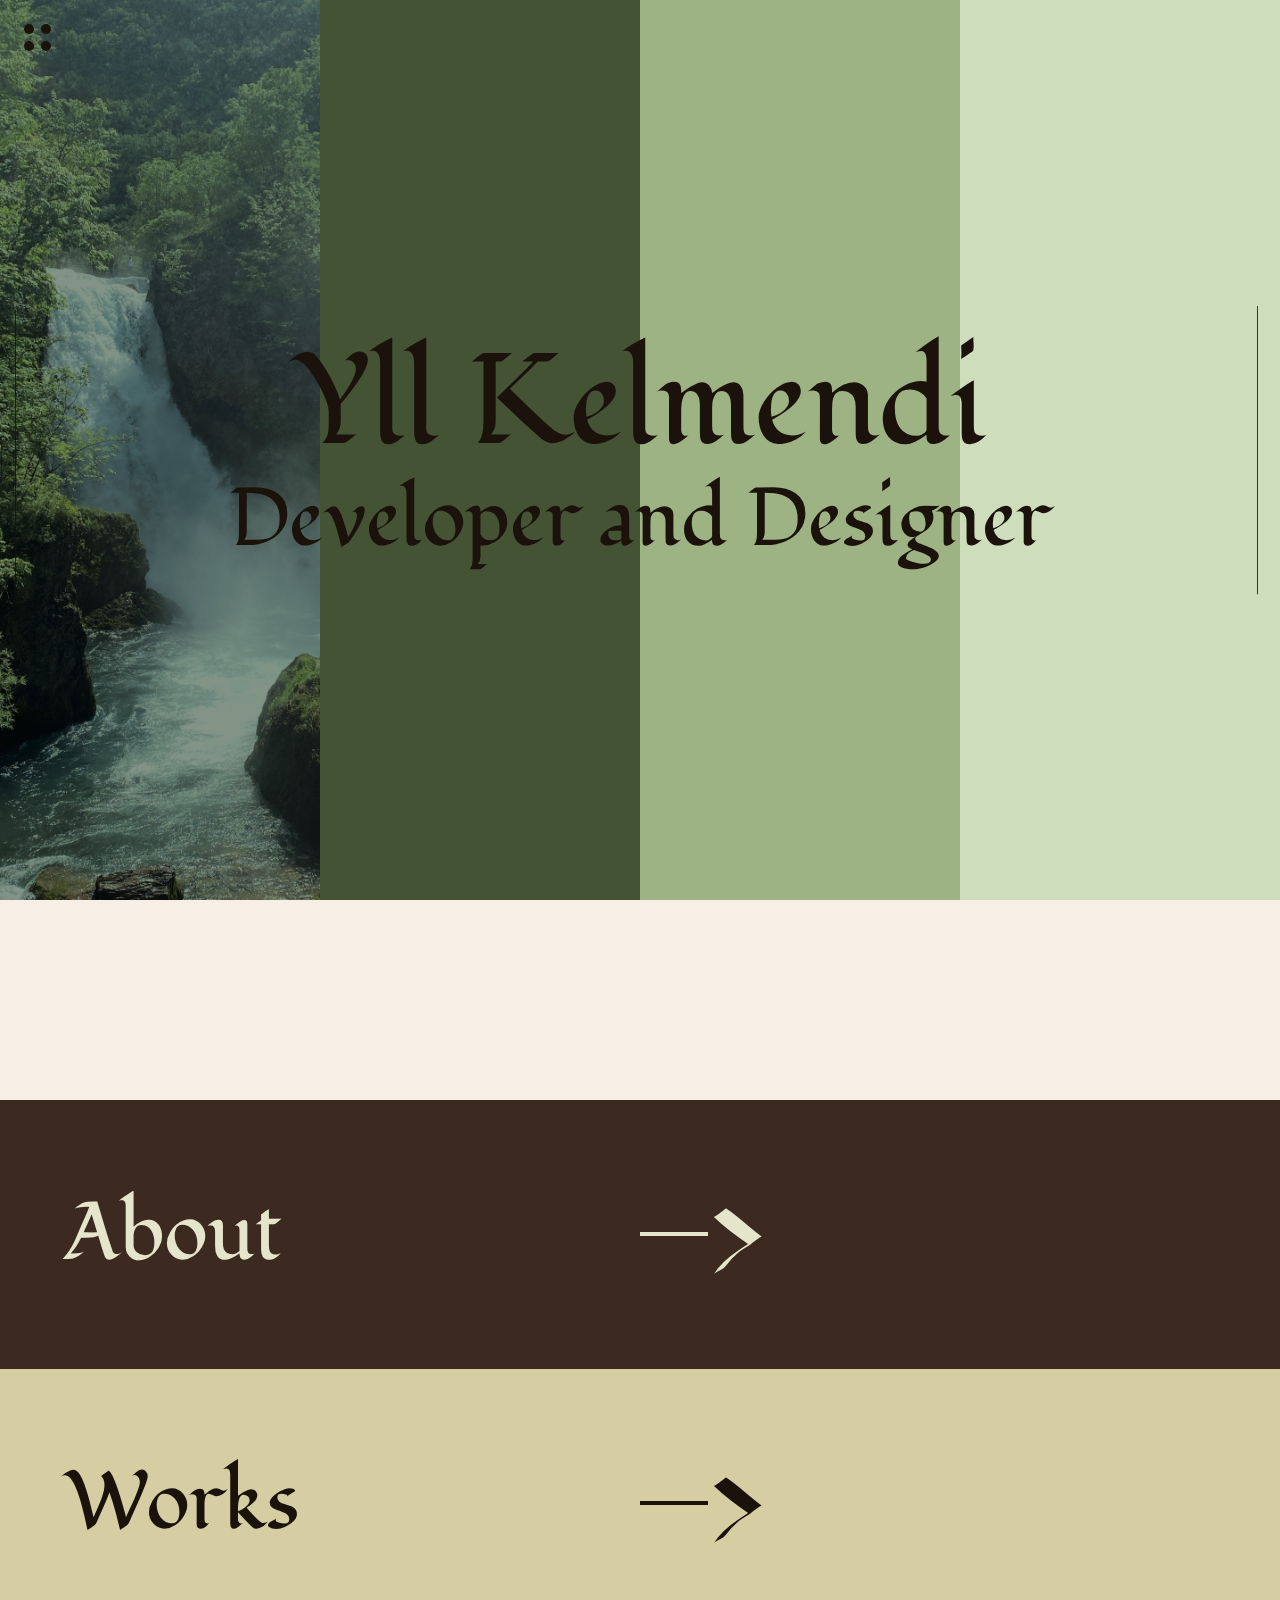
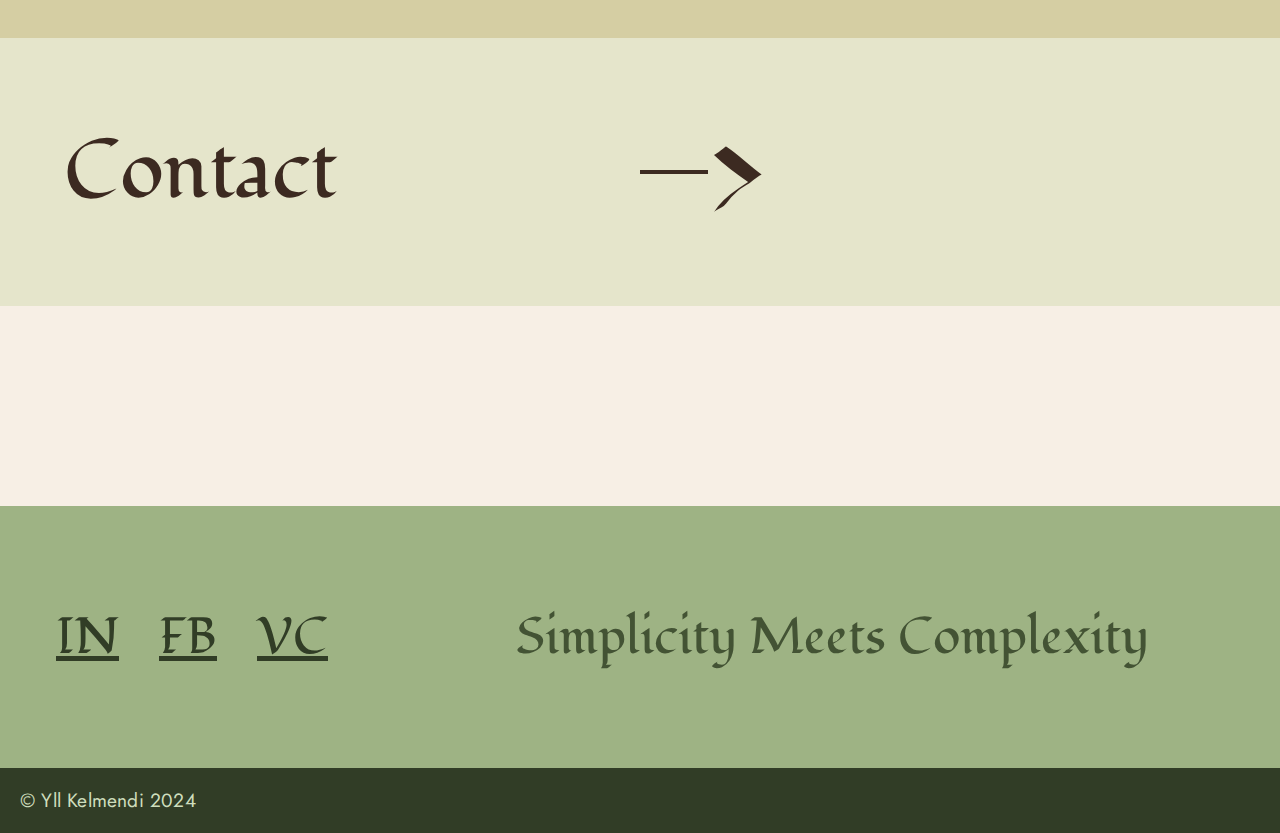
<file: index.html>
<!DOCTYPE html>
<html lang="en">
    <head>
        <meta charset="UTF-8" />
        <meta name="viewport" content="width=device-width, initial-scale=1.0" />
        <title>Yll Kelmendi</title>
        <link
            rel="icon"
            type="image/x-icon"
            href="assets/design/myLogoSmall.png"
        />

        <!-- CSS -->
        <link rel="stylesheet" href="assets/CSS/index.css" />
    </head>
    <body>
        <!-- Cursor Follower -->
        <div id="cursor"></div>
        <!-- Cursor Follower End -->

        <header>
            <!-- Vertical Lines -->

            <div class="verticalLine">___________________________________</div>
            <div class="verticalLine vlR">
                ____________________________________
            </div>

            <!-- Vertical Lines End -->

            <!-- Navbar -->
            <div class="navBackground">
                <div class="navCard">
                    <div class="navSection" onclick="location.href = '#top'">
                        <div class="navCardCircle"></div>
                        <p>Home</p>
                    </div>
                    <div class="navSection" onclick="location.href = 'about.html'">
                        <div class="navCardCircle"></div>
                        <p>About</p>
                    </div>
                    <div class="navSection">
                        <div class="navCardCircle"></div>
                        <p>Works</p>
                    </div>
                    <div class="navSection">
                        <div class="navCardCircle"></div>
                        <p>Contact</p>
                    </div>
                </div>
            </div>

            <div class="navButton">
                <div><div class="navPoint"></div></div>
                <div><div class="navPoint"></div></div>
                <div><div class="navPoint"></div></div>
                <div><div class="navPoint"></div></div>
            </div>

            <!-- Navbar End -->

            <!-- Hero -->
            <section id="hero">
                <div class="heroBackgroundBackground">
                    <div class="child"><div></div></div>
                    <div class="child"><div></div></div>
                    <div class="child"><div></div></div>
                    <div class="child"><div></div></div>
                </div>

                <div class="heroBackground">
                    <div class="child"><div class="child1"></div></div>
                    <div class="child"><div class="child2"></div></div>
                    <div class="child"><div class="child3"></div></div>
                    <div class="child"><div class="child4"></div></div>
                </div>

                <div class="heroText">
                    <h1>Yll Kelmendi</h1>
                    <h4>Developer and Designer</h4>
                </div>
            </section>

            <!-- Hero End -->
        </header>

        <section id="sections">
            <!-- Section Grow -->
            <div id="sectionGrow"></div>
            <!-- Section Grow End -->

            <!-- About -->
            <section id="about" style="margin-top: 200px">
                <div class="ParentTitle">
                    <div class="ChildTitle">
                        <h4 style="color: var(--quantertary-contrast-color)">
                            About
                        </h4>
                    </div>
                    <div class="ChildTitle">
                        <div class="sectionButton">
                            <div
                                style="
                                    border-color: var(
                                        --quantertary-contrast-color
                                    );
                                "
                            ></div>
                            <h1
                                style="color: var(--quantertary-contrast-color)"
                            >
                                >
                            </h1>
                        </div>
                    </div>
                </div>
            </section>
            <!-- About End -->

            <!-- Works -->
            <section id="works">
                <div class="ParentTitle">
                    <div class="ChildTitle">
                        <h4 style="color: var(--primary-contrast-color)">
                            Works
                        </h4>
                    </div>
                    <div class="ChildTitle">
                        <div class="sectionButton">
                            <div
                                style="
                                    border-color: var(--primary-contrast-color);
                                "
                            ></div>
                            <h1 style="color: var(--primary-contrast-color)">
                                >
                            </h1>
                        </div>
                    </div>
                </div>
            </section>
            <!-- Works End -->

            <!-- Contact -->
            <section id="contact">
                <div class="ParentTitle">
                    <div class="ChildTitle">
                        <h4 style="color: var(--secondary-contrast-color)">
                            Contact
                        </h4>
                    </div>
                    <div class="ChildTitle">
                        <div class="sectionButton">
                            <div
                                style="
                                    border-color: var(
                                        --secondary-contrast-color
                                    );
                                "
                            ></div>
                            <h1 style="color: var(--secondary-contrast-color)">
                                >
                            </h1>
                        </div>
                    </div>
                </div>
            </section>
            <!-- Contact End -->
        </section>

        <!-- Footer -->
        <div class="footerParent">
            <div class="footerChild">
                <a href="" class="footerSM"><h6>IN</h6></a>
                <a href="" class="footerSM"><h6>FB</h6></a>
                <a href="" class="footerSM"><h6>VC</h6></a>
            </div>
            <div class="footerChild" style="flex-direction: column">
                <h6>Simplicity Meets Complexity</h6>
            </div>
        </div>
        <small class="footerCopy">&copy Yll Kelmendi 2024</small>
        <!-- Footer End -->

        <!-- JS -->
        <script src="assets/JS/script.js"></script>
    </body>
</html>
</file>
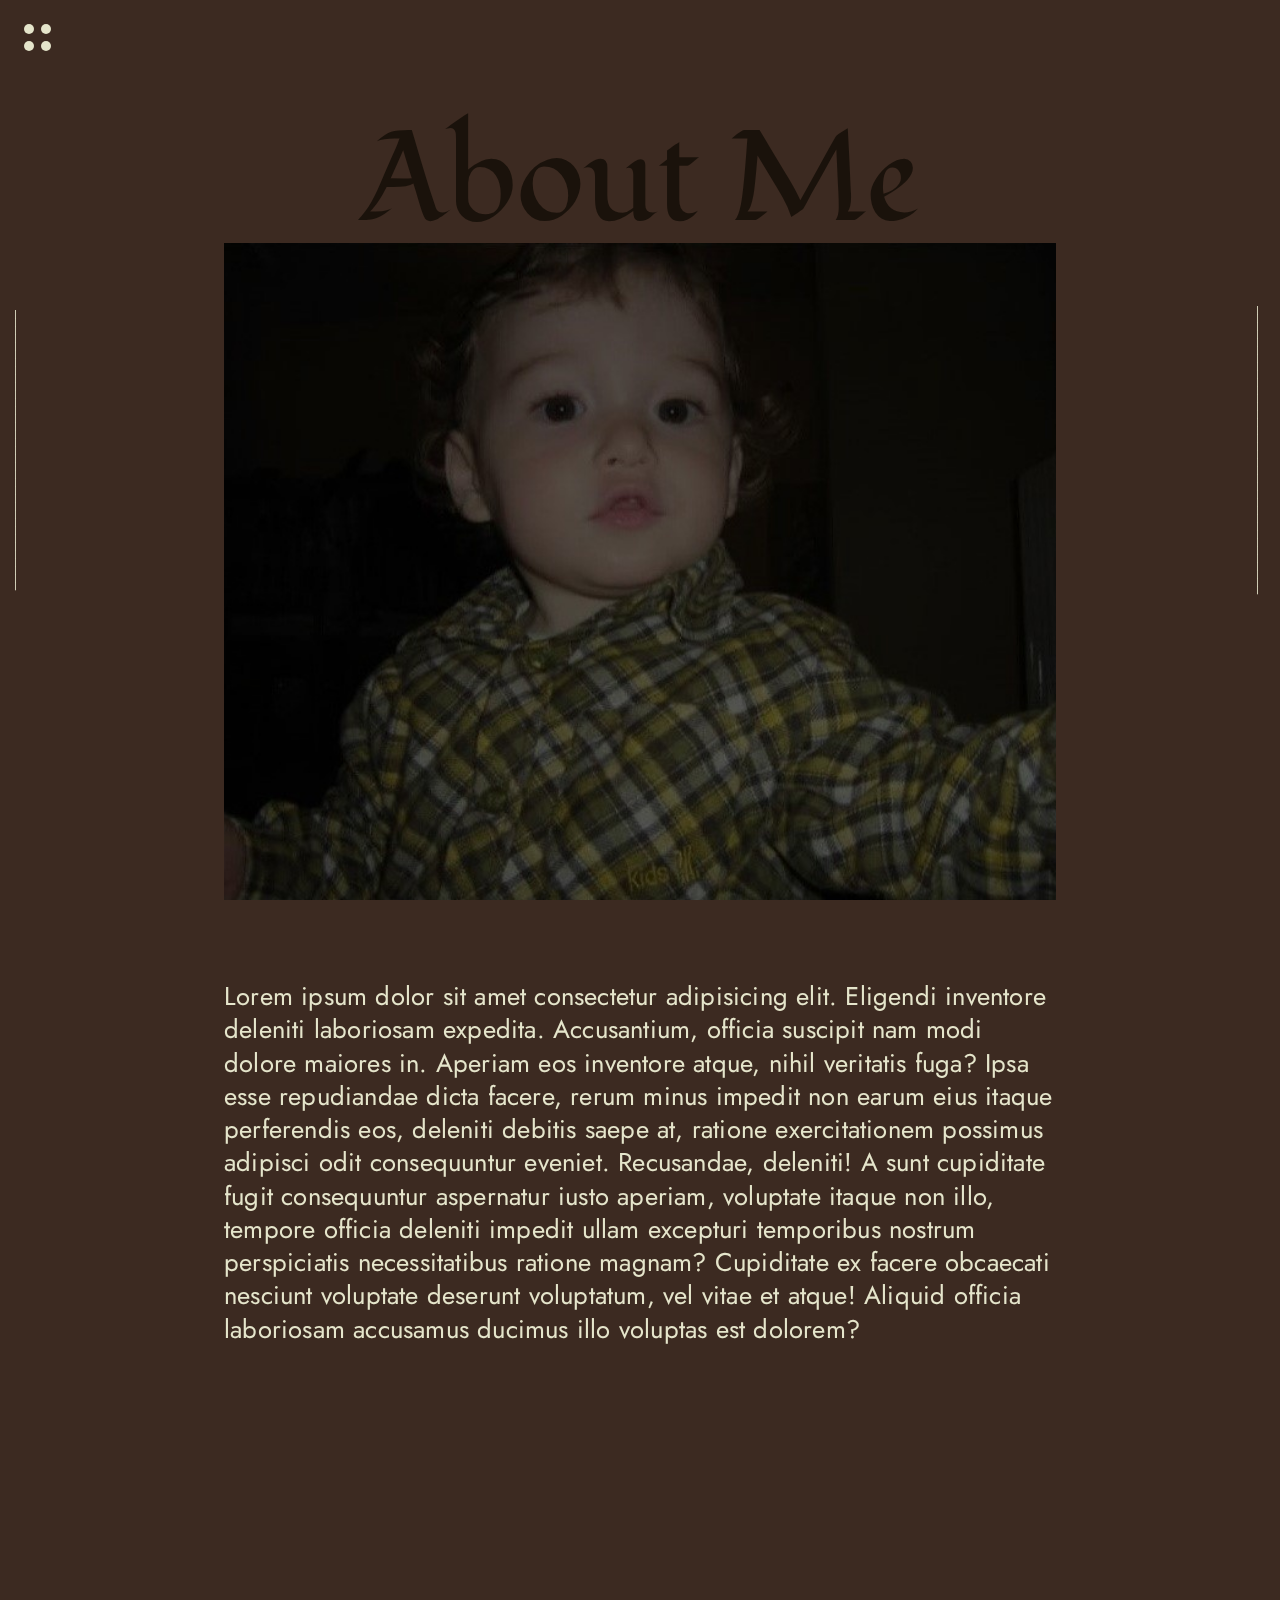
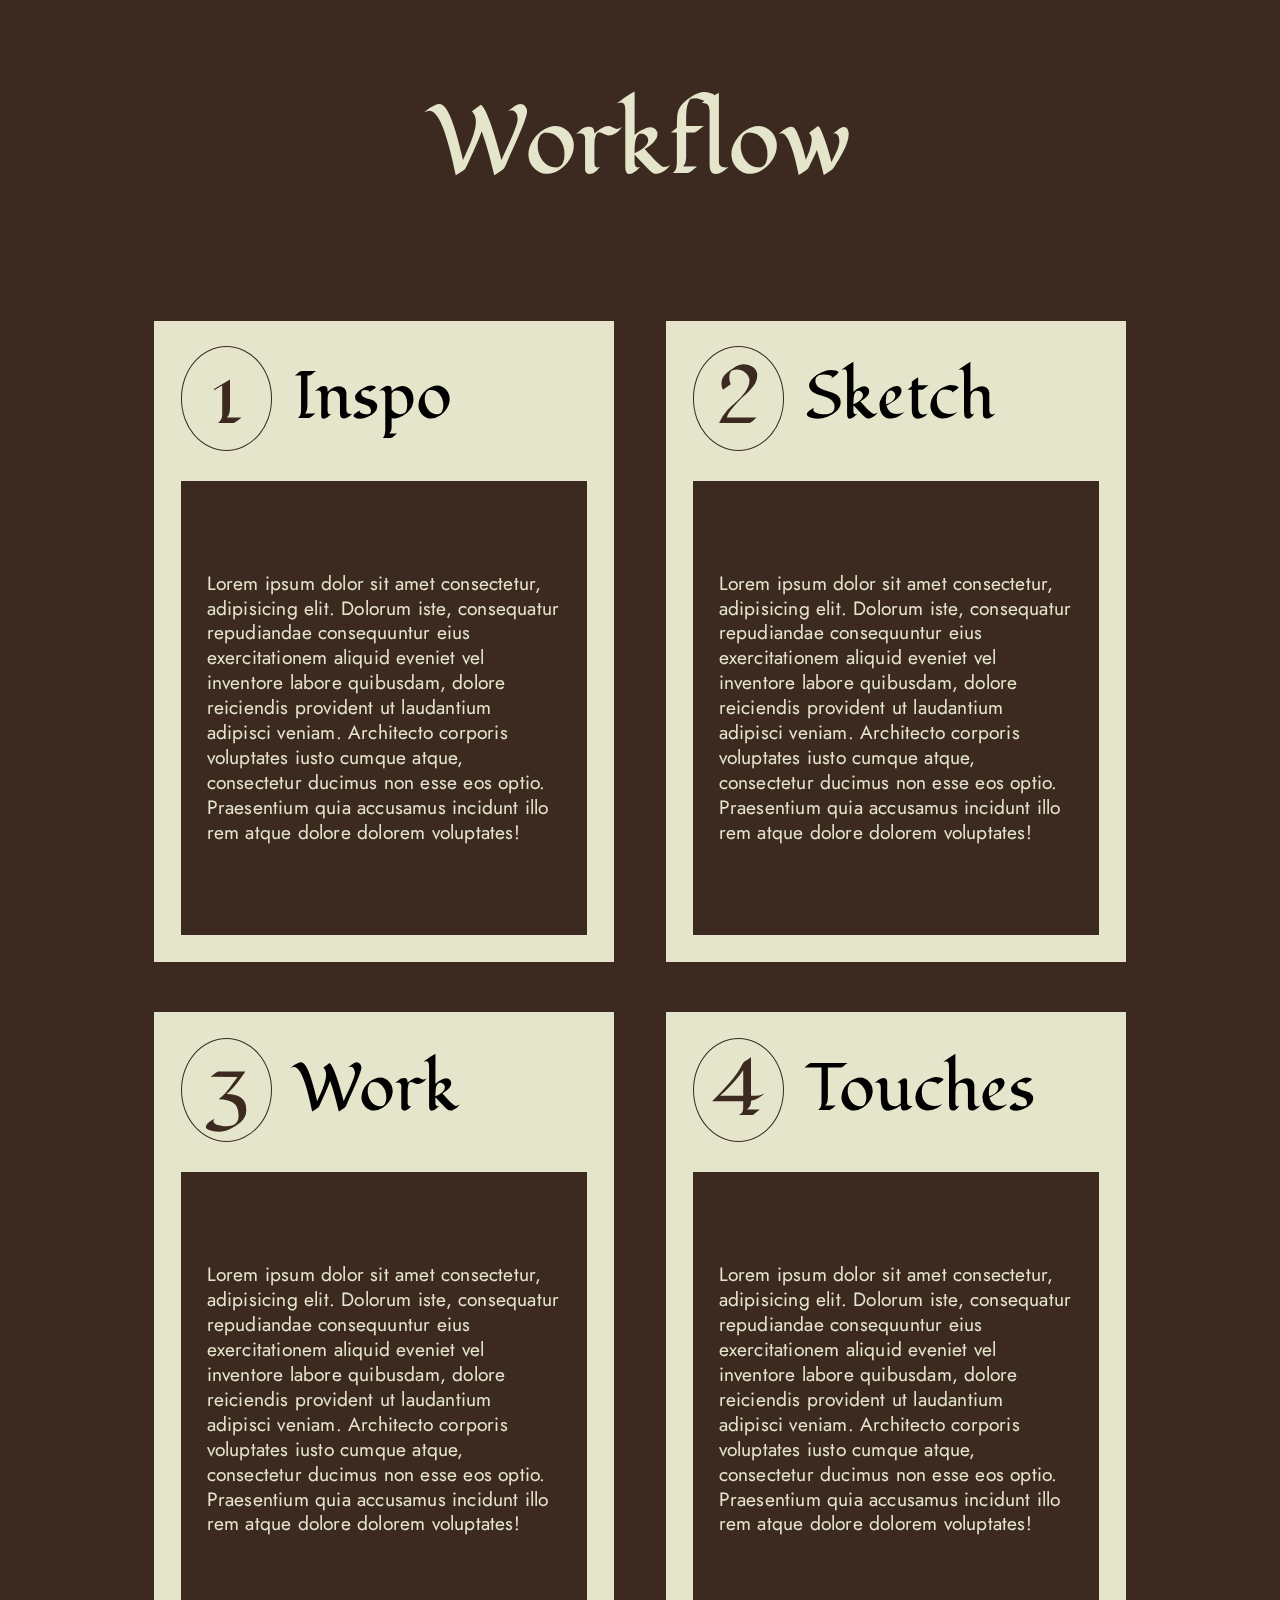
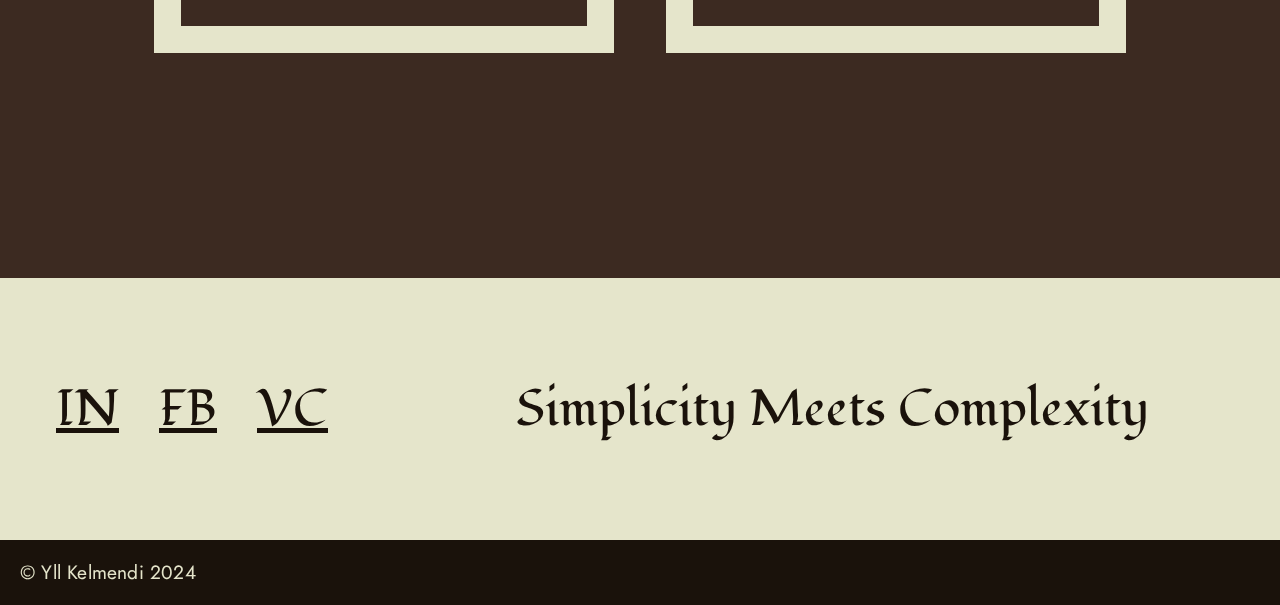
<file: about.html>
<!DOCTYPE html>
<html lang="en">
    <head>
        <meta charset="UTF-8" />
        <meta name="viewport" content="width=device-width, initial-scale=1.0" />
        <title>Yll Kelmendi</title>
        <link
            rel="icon"
            type="image/x-icon"
            href="assets/design/myLogoSmall.png"
        />

        <!-- CSS -->
        <link rel="stylesheet" href="assets/CSS/about.css" />
    </head>
    <body>
        <!-- Cursor Follower -->
        <div id="cursor"></div>
        <!-- Cursor Follower End -->

        <header>
            <!-- Vertical Lines -->

            <div class="verticalLine">___________________________________</div>
            <div class="verticalLine vlR">
                ____________________________________
            </div>

            <!-- Vertical Lines End -->

            <!-- Navbar -->
            <div class="navBackground">
                <div class="navCard">
                    <div
                        class="navSection"
                        onmouseup="location.href = 'index.html'"
                    >
                        <div class="navCardCircle"></div>
                        <p>Home</p>
                    </div>
                    <div class="navSection" onmouseup="location.href = '#top'">
                        <div class="navCardCircle"></div>
                        <p>About</p>
                    </div>
                    <div class="navSection">
                        <div class="navCardCircle"></div>
                        <p>Works</p>
                    </div>
                    <div class="navSection">
                        <div class="navCardCircle"></div>
                        <p>Contact</p>
                    </div>
                </div>
            </div>

            <div class="navButton">
                <div><div class="navPoint"></div></div>
                <div><div class="navPoint"></div></div>
                <div><div class="navPoint"></div></div>
                <div><div class="navPoint"></div></div>
            </div>

            <!-- Navbar End -->

            <!-- Hero -->
            <section id="hero">
                <h1>About Me</h1>

                <div id="inverter"></div>
                <img
                    src="assets/images/bebe.jpg"
                    alt="HeroPic"
                    id="heroImage"
                />
            </section>
            <!-- Hero End -->
        </header>

        <!-- About Me -->
        <div class="aboutMeText changesBackground" id="aboutText">
            <p>
                Lorem ipsum dolor sit amet consectetur adipisicing elit.
                Eligendi inventore deleniti laboriosam expedita. Accusantium,
                officia suscipit nam modi dolore maiores in. Aperiam eos
                inventore atque, nihil veritatis fuga? Ipsa esse repudiandae
                dicta facere, rerum minus impedit non earum eius itaque
                perferendis eos, deleniti debitis saepe at, ratione
                exercitationem possimus adipisci odit consequuntur eveniet.
                Recusandae, deleniti! A sunt cupiditate fugit consequuntur
                aspernatur iusto aperiam, voluptate itaque non illo, tempore
                officia deleniti impedit ullam excepturi temporibus nostrum
                perspiciatis necessitatibus ratione magnam? Cupiditate ex facere
                obcaecati nesciunt voluptate deserunt voluptatum, vel vitae et
                atque! Aliquid officia laboriosam accusamus ducimus illo
                voluptas est dolorem?
            </p>
        </div>
        <!-- About Me End -->

        <!-- Workflow -->
        <section id="workflow">
            <h3>Workflow</h3>
            <div class="parent">
                <div class="child">
                    <div class="cardTop">
                        <div class="cardNumber">
                            <h4>1</h4>
                        </div>
                        <h5>Inspo</h5>
                    </div>

                    <div class="cardBody">
                        <small>
                            Lorem ipsum dolor sit amet consectetur, adipisicing
                            elit. Dolorum iste, consequatur repudiandae
                            consequuntur eius exercitationem aliquid eveniet vel
                            inventore labore quibusdam, dolore reiciendis
                            provident ut laudantium adipisci veniam. Architecto
                            corporis voluptates iusto cumque atque, consectetur
                            ducimus non esse eos optio. Praesentium quia
                            accusamus incidunt illo rem atque dolore dolorem
                            voluptates!
                        </small>
                    </div>
                </div>
                <div class="child">
                    <div class="cardTop">
                        <div class="cardNumber">
                            <h4>2</h4>
                        </div>
                        <h5>Sketch</h5>
                    </div>

                    <div class="cardBody">
                        <small>
                            Lorem ipsum dolor sit amet consectetur, adipisicing
                            elit. Dolorum iste, consequatur repudiandae
                            consequuntur eius exercitationem aliquid eveniet vel
                            inventore labore quibusdam, dolore reiciendis
                            provident ut laudantium adipisci veniam. Architecto
                            corporis voluptates iusto cumque atque, consectetur
                            ducimus non esse eos optio. Praesentium quia
                            accusamus incidunt illo rem atque dolore dolorem
                            voluptates!
                        </small>
                    </div>
                </div>
                <div class="child">
                    <div class="cardTop">
                        <div class="cardNumber">
                            <h4>3</h4>
                        </div>
                        <h5>Work</h5>
                    </div>

                    <div class="cardBody">
                        <small>
                            Lorem ipsum dolor sit amet consectetur, adipisicing
                            elit. Dolorum iste, consequatur repudiandae
                            consequuntur eius exercitationem aliquid eveniet vel
                            inventore labore quibusdam, dolore reiciendis
                            provident ut laudantium adipisci veniam. Architecto
                            corporis voluptates iusto cumque atque, consectetur
                            ducimus non esse eos optio. Praesentium quia
                            accusamus incidunt illo rem atque dolore dolorem
                            voluptates!
                        </small>
                    </div>
                </div>
                <div class="child">
                    <div class="cardTop">
                        <div class="cardNumber">
                            <h4>4</h4>
                        </div>
                        <h5>Touches</h5>
                    </div>

                    <div class="cardBody">
                        <small>
                            Lorem ipsum dolor sit amet consectetur, adipisicing
                            elit. Dolorum iste, consequatur repudiandae
                            consequuntur eius exercitationem aliquid eveniet vel
                            inventore labore quibusdam, dolore reiciendis
                            provident ut laudantium adipisci veniam. Architecto
                            corporis voluptates iusto cumque atque, consectetur
                            ducimus non esse eos optio. Praesentium quia
                            accusamus incidunt illo rem atque dolore dolorem
                            voluptates!
                        </small>
                    </div>
                </div>
            </div>
        </section>
        <!-- Workflow End -->

        <!-- Footer -->
        <div class="footerParent">
            <div class="footerChild">
                <a href="" class="footerSM"><h6>IN</h6></a>
                <a href="" class="footerSM"><h6>FB</h6></a>
                <a href="" class="footerSM"><h6>VC</h6></a>
            </div>
            <div class="footerChild" style="flex-direction: column">
                <h6>Simplicity Meets Complexity</h6>
            </div>
        </div>
        <small class="footerCopy">&copy Yll Kelmendi 2024</small>
        <!-- Footer End -->

        <!-- JS -->
        <script src="assets/JS/about.js"></script>
    </body>
</html>
</file>
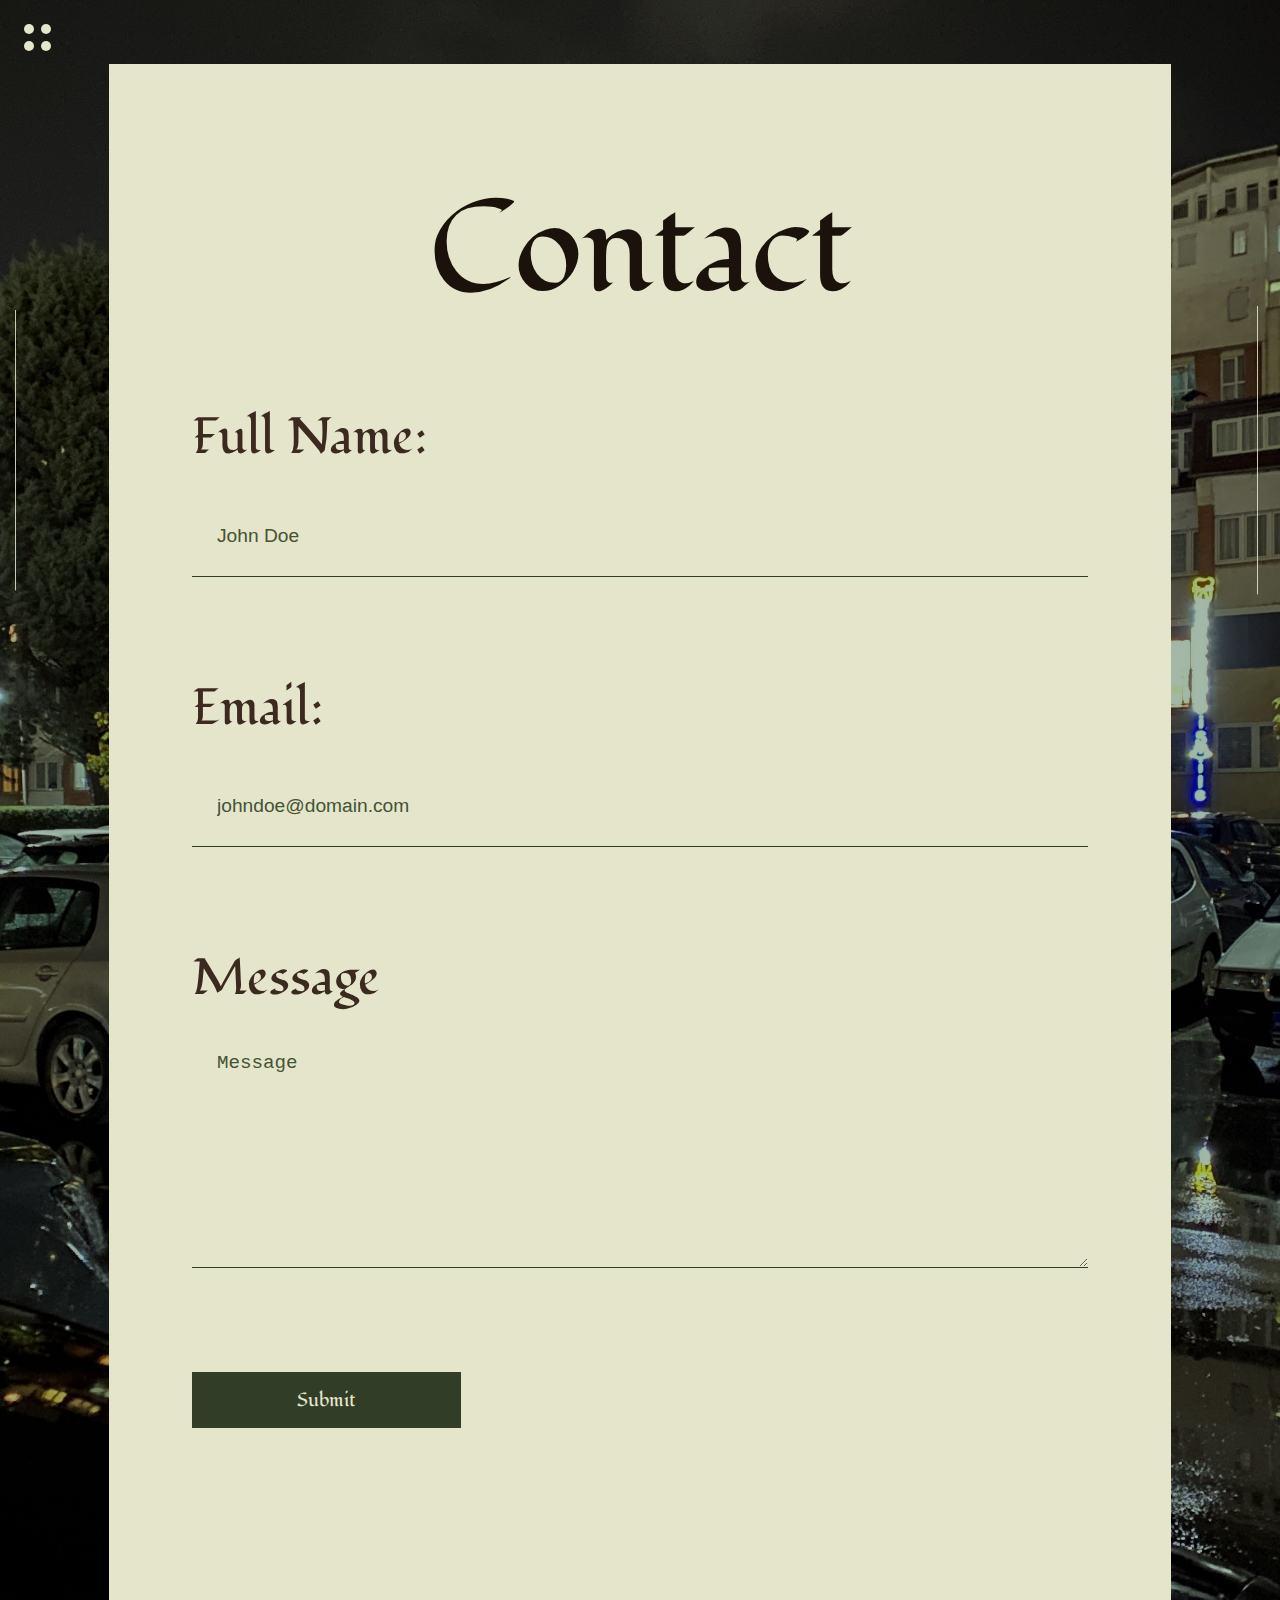
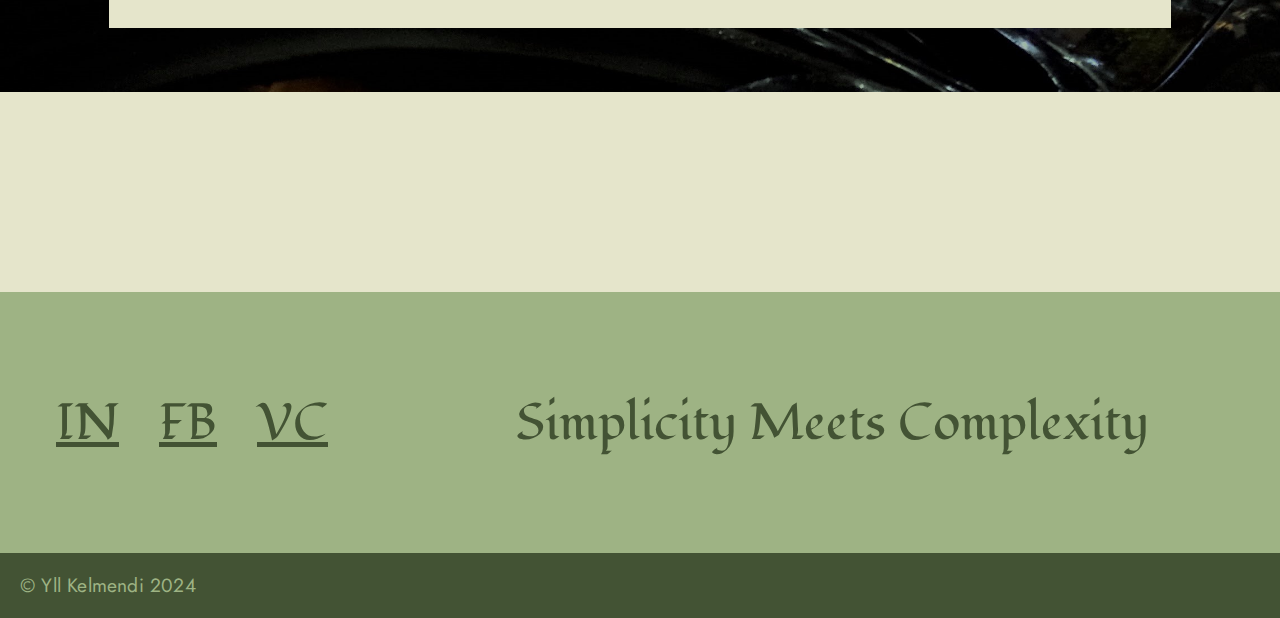
<file: contact.html>
<!DOCTYPE html>
<html lang="en">
    <head>
        <meta charset="UTF-8" />
        <meta name="viewport" content="width=device-width, initial-scale=1.0" />
        <title>Yll Kelmendi</title>
        <link
            rel="icon"
            type="image/x-icon"
            href="assets/design/myLogoSmall.png"
        />

        <!-- CSS -->
        <link rel="stylesheet" href="assets/CSS/contact.css" />
    </head>
    <body>
        <!-- Cursor Follower -->
        <div id="cursor"></div>
        <!-- Cursor Follower End -->

        <header>
            <!-- Vertical Lines -->

            <div class="verticalLine">___________________________________</div>
            <div class="verticalLine vlR">
                ____________________________________
            </div>

            <!-- Vertical Lines End -->

            <!-- Navbar -->
            <div class="navBackground">
                <div class="navCard">
                    <div
                        class="navSection"
                        onclick="location.href = 'index.html'"
                    >
                        <div class="navCardCircle"></div>
                        <p>Home</p>
                    </div>
                    <div
                        class="navSection"
                        onclick="location.href = 'about.html'"
                    >
                        <div class="navCardCircle"></div>
                        <p>About</p>
                    </div>
                    <div class="navSection">
                        <div class="navCardCircle"></div>
                        <p>Works</p>
                    </div>
                    <div class="navSection" onclick="location.href = '#top'">
                        <div class="navCardCircle"></div>
                        <p>Contact</p>
                    </div>
                </div>
            </div>

            <div class="navButton">
                <div><div class="navPoint"></div></div>
                <div><div class="navPoint"></div></div>
                <div><div class="navPoint"></div></div>
                <div><div class="navPoint"></div></div>
            </div>

            <!-- Navbar End -->
        </header>

        <article>
            <section id="contactForm">
                <div class="form">
                    <h1>Contact</h1>
                    <form action="" method="">
                        <label for="fullname"><h6>Full Name:</h6></label> <br />
                        <input
                            type="text"
                            maxlength="50"
                            name="fullname"
                            placeholder="John Doe"
                            required
                        />
                        <br />

                        <label for="email"><h6>Email:</h6></label> <br />
                        <input
                            type="email"
                            maxlength="80"
                            name="email"
                            placeholder="johndoe@domain.com"
                            required
                        />
                        <br />
                        <label for="message"><h6>Message</h6></label><br />
                        <textarea
                            name="message"
                            cols="30"
                            rows="10"
                            maxlength="500"
                            placeholder="Message"
                            required
                        ></textarea>
                        <input type="submit" title="Submit" />
                    </form>
                </div>
            </section>
        </article>

        <!-- Footer -->
        <div class="footerParent">
            <div class="footerChild">
                <a href="" class="footerSM"><h6>IN</h6></a>
                <a href="" class="footerSM"><h6>FB</h6></a>
                <a href="" class="footerSM"><h6>VC</h6></a>
            </div>
            <div class="footerChild" style="flex-direction: column">
                <h6>Simplicity Meets Complexity</h6>
            </div>
        </div>
        <small class="footerCopy">&copy Yll Kelmendi 2024</small>
        <!-- Footer End -->

        <!-- JS -->
        <script src="assets/JS/contact.js"></script>
    </body>
</html>
</file>
<file: assets/CSS/index.css>
/* Base info */

@import url('https://fonts.googleapis.com/css2?family=Jost:ital,wght@0,100..900;1,100..900&display=swap');
@import url('https://fonts.googleapis.com/css2?family=Charm:wght@400;700&family=Fondamento:ital@0;1&display=swap');

:root{
  --primary-color:rgb(97, 130, 100);
  --secondary-color:rgb(121, 172, 120);
  --tertiary-color:rgb(176, 217, 177);
  --quantertary-color:rgb(208, 231, 210);

  --primary-contrast-color:rgb(26, 18, 11);
  --secondary-contrast-color:rgb(60, 42, 33);
  --tertiary-contrast-color:rgb(213, 206, 163);
  --quantertary-contrast-color:rgb(229, 229, 203);

  --color-other-0:rgb(49, 61, 38);
  --color-other-1:rgb(67, 83, 52);
  --color-other-2:rgb(158, 179, 132);
  --color-other-3:rgb(206, 222, 189);
  --color-other-4:rgb(247, 239, 229);
}

h1{
  font-family:'Fondamento', serif;
  font-size: clamp(4.5rem, 10vw, 11rem);
  line-height: 1.1;
  letter-spacing: -1px;
  font-weight: 200;
}
h2{
  font-family:'Fondamento', serif;
  font-size: clamp(4.1rem, 8.8vw, 9.8rem);
  line-height: 1.1;
  letter-spacing: -0.8px;
  font-weight: 200;
}
h3{
  font-family:'Fondamento', serif;
  font-size: clamp(3.7rem, 7.6vw, 8.6rem);
  line-height: 1.15;
  letter-spacing: -0.6px;
  font-weight: 200;
}
h4{
  font-family:'Fondamento', serif;
  font-size: clamp(3.3rem, 6.4vw, 7.4rem);
  line-height: 1.15;
  letter-spacing: -0.4px;
  font-weight: 200;
}
h5{
  font-family:'Fondamento', serif;
  font-size: clamp(2.9rem, 5.2vw, 6.2rem);
  line-height: 1.2;
  letter-spacing: -0.2px;
  font-weight: 200;
}
h6{
  font-family:'Fondamento', serif;
  font-size: clamp(2.5rem, 4vw, 4rem);
  line-height: 1.2;
  letter-spacing: 0px;
  font-weight: 200;
}
p{
  font-family:'Jost', sans-serif;
  font-size: clamp(1.5rem, 2vw, 2.5rem);
  line-height: 1.3;
  letter-spacing: 0.2px;
  font-weight: 400;
}
small{
  font-family:'Jost', sans-serif;
  font-size: clamp(0.9rem, 1.5vw, 1.9rem);
  line-height: 1.3;
  letter-spacing: 0.2px;
  font-weight: 400;
}
em{
  font-family:'Jost', sans-serif;
  font-style: normal;
  letter-spacing: 0.5px;
  font-weight: 400;
  color: var(--primary-color);
}

body, html{
  background-color: var(--color-other-4);
  user-select: none;
  scroll-behavior: smooth;

  margin: 0px;
  padding: 0px;
}




/* Base info End */







/* Page Components */
.ParentTitle{
  height: fit-content;
  padding: clamp(40px,5vw,100px);

  background-color: var(--quantertary-contrast-color);

  display: flex;
  justify-content: center;
  align-items: center;

  h4{
    margin: 0px;
    color: var(--primary-contrast-color);
    transition: letter-spacing 0.2s;
  }

  .ChildTitle{
    width: 50%;
    height: fit-content;
  }

  .sectionButton{
    width: 100%;
    height: 100%;
    display: flex;
    justify-content: left;
    align-items: center;

    h1{
      margin: 0px;
    }

    div{
      width: 5cqw;
      height: 0px;
      border: 2px solid var(--primary-contrast-color);

      transition: width 0.2s;
    }
  }

}

.ParentTitle:hover{
  cursor: pointer;
}
.ParentTitle:hover h4{
  letter-spacing: 6px;
}
.ParentTitle:hover .sectionButton div{
  width: 20cqw;
}


#cursor{
  position: absolute;
  width: 50px;
  aspect-ratio: 1;

  z-index: 20;

  background-position: center;
  background-size: contain;
  background-repeat: no-repeat;
  background-image: none;
  display: none;


  transition: background-image 0.2s;
}
/* Page Components End*/










/* Vertical Lines */

.verticalLine{
  writing-mode:vertical-lr;
  position: fixed;
  top: 50%;
  transform: translateY(-50%);
  margin-left: 1vw;

  color: var(--primary-contrast-color);

  z-index: 5;
}

.vlR{
  right: -6px;
  margin-right: 1vw;
}

/* Vertical Lines End*/









/* Navbar */

.navButton{
  width: 35px;
  aspect-ratio: 1;

  position: fixed;
  z-index: 10;

  top: 20px;
  left: 20px;

  display: flex;
  justify-content: center;
  align-items: center;
  flex-wrap: wrap;

  div{
    width: 50%;

    display: flex;
    justify-content: center;
    align-items:center;

    .navPoint{
      background-color: var(--primary-contrast-color);
      width: 10px;
      aspect-ratio: 1;
      border-radius: 100000px;
    }
  }

  transition: transform 0.2s linear, left 0.2s;
}
.navButton:hover{
  transform: rotate(45deg);
  cursor: pointer;
}

.navBackground{
    z-index: 10;

    width: 0%;
    height: 0vh;

    position: fixed;

    background-color: rgb(200, 174, 125, 0.1);

  .navCard{
    width: 0px;
    aspect-ratio:1;
    position: fixed;
    background-color: var(--color-other-0);
    top: 0px;
    left: 0px;

    z-index: 10;

    border-bottom-right-radius: 100px;


    display: flex;
    justify-content: center;
    align-items: center;
    flex-wrap: wrap;
    flex-direction: row;

    overflow: hidden;

    transition: width 0.2s, height 0.2s;


    .navSection{
      width: 50%;
      height: 50%;

      display: flex;
      justify-content: center;
      align-items: center;
    }
    .navSection:hover{
      cursor: pointer;
    }

    .navSection:nth-child(1){
      background-color: var(--color-other-0);
    }
    .navSection:nth-child(2){
      background-color: var(--color-other-1);
    }
    .navSection:nth-child(3){
       background-color: var(--color-other-2);
    }
    .navSection:nth-child(4){
      border-radius: inherit;
       background-color: var(--color-other-3);
    }

    p{
      z-index: 5;
      font-family: "Fondamento";
      font-size: clamp(20px,2cqw, 4rem);
      color: var(--primary-contrast-color);
    }

    .navCardCircle{
      position: absolute;
      width: 0px;
      aspect-ratio: 1;
      border-radius: 50%;
      z-index: 0;

      transition: width 0.2s;
    }
    .navSection:nth-child(1) .navCardCircle{
      background-color: var(--color-other-3);
    }
    .navSection:nth-child(2) .navCardCircle{
      background-color: var(--color-other-2);
    }
    .navSection:nth-child(3) .navCardCircle{
      background-color: var(--color-other-1);
    }
    .navSection:nth-child(4) .navCardCircle{
      background-color: var(--color-other-0);
    }
    .navSection:hover .navCardCircle{
      width: 9cqw;
    }
}
}



/* Navbar End */












/* Hero */
#hero{
  width: 100%;
  height: 100vh;
  margin: 0px;
  padding: 0px;

  display: flex;
  align-items: center;
  justify-content: center;
  flex-wrap: nowrap;

  .heroText{
    display: flex;
    flex-direction: column;
    align-items: center;
    flex-wrap: nowrap;

    color: var(--primary-contrast-color);
    transition: color 0.2s;

    z-index: 5;

      h1,h4{
      margin: 0px;
      text-align: center;
    }
  }

  .heroBackground{
    width: 100%;
    height: 100%;

    position: absolute;

    display: flex;
    justify-content: space-between;
    align-items: center;
    flex-direction: row;
    flex-wrap: nowrap;

    background: transparent;


    .child{
      width: 25%;
      height: 100%;

      background-position: center;
      background-repeat: no-repeat;
      background-size: cover;

      transition: width 0.1s ease-out;

      div{
        width: 100%;
        height: 100%;
      }
    }
    
    .child:nth-child(1){
      background-image: url(/assets/images/img_2.JPG);

      div{
        background-color: var(--color-other-0);
        transition: background-color 0.2s;
      }
      div:hover{
        background-color: transparent;
      }
    }

    .child:nth-child(2){
      background-image: url(/assets/images/img_1.JPG);

      div{
        background-color: var(--color-other-1);
        transition: background-color 0.2s;
      }
      div:hover{
        background-color: transparent;
      }
    }

    .child:nth-child(3){
      background-image: url(/assets/images/img_4.JPG);

      div{
        background-color: var(--color-other-2);
        transition: background-color 0.2s;
      }
      div:hover{
        background-color: transparent;
      }
    }

    .child:nth-child(4){
      background-image: url(/assets/images/img_3.JPG);

      div{
        background-color: var(--color-other-3);
        transition: background-color 0.2s;
      }
      div:hover{
        background-color: transparent;
      }
    }

  }

  .heroBackgroundBackground{
    width: 100%;
    height: 100%;
  
    position: absolute;
  
    display: flex;
    justify-content: space-around;
    align-items: center;
    flex-direction: row;
    flex-wrap: nowrap;
  
  
    .child{
      width: 25%;
      height: 100%;
  
      transition: width 0.1s ease-out;
  
      div{
        width: 100%;
        height: 100%;
      }
    }
    
    .child:nth-child(1){
      background-color: var(--color-other-0);
    }
    .child:nth-child(2){
      background-color: var(--color-other-1);
    }
    .child:nth-child(3){
      background-color: var(--color-other-2);
    }
    .child:nth-child(4){
      background-color: var(--color-other-3);
    }
  }
  
}
/* Hero End */















/* About */
  #about{
    .ParentTitle{
      background-color: var(--secondary-contrast-color);
    }
  }
/* About End */

/* Works */
#works{
  .ParentTitle{
    background-color: var(--tertiary-contrast-color);
  }
}
/* Works End */

/* Contact */
#contact{
  .ParentTitle{
    background-color: var(--quantertary-contrast-color);
  }
}
/* Contact End */

#sectionGrow{
  position: fixed;
  top: 50%;
  transform: translateY(-50%);
  width: 100%;
  height: 0px;

  transition: height 0.4s;
}








/* Footer */
.footerParent{
  width: 100%;
  height: fit-content;

  display: flex;
  justify-content: center;
  align-items: center;

  background-color: var(--color-other-2);

  margin-top: 200px;

  padding: 100px 0px;

  .footerChild:first-child{
    width: 30%;
    
    height: fit-content;

    display: flex;
    justify-content: center;
    align-items: center;

    a{
      color: var(--color-other-0);
    }

    h6{
      color: var(--color-other-0);
      margin: 0px 20px;

      transition: letter-spacing 0.2s;
    }
    h6:hover{
      letter-spacing: 5px;
    }
  }
    .footerChild:last-child{
      width: 70%;

      height: fit-content;

      h6{
        margin: 0px;
        text-align: center;

        color: var(--color-other-1);
      }

    }
  }

  .footerCopy{
    position: relative;
    padding: 20px;
    background-color: var(--color-other-0);
    color: var(--color-other-3);
    display: block;
  }
/* Footer End */
</file>
<file: assets/CSS/about.css>
/* Base info */

@import url('https://fonts.googleapis.com/css2?family=Jost:ital,wght@0,100..900;1,100..900&display=swap');
@import url('https://fonts.googleapis.com/css2?family=Charm:wght@400;700&family=Fondamento:ital@0;1&display=swap');

:root{
  --primary-color:rgb(97, 130, 100);
  --secondary-color:rgb(121, 172, 120);
  --tertiary-color:rgb(176, 217, 177);
  --quantertary-color:rgb(208, 231, 210);

  --primary-contrast-color:rgb(26, 18, 11);
  --secondary-contrast-color:rgb(60, 42, 33);
  --tertiary-contrast-color:rgb(213, 206, 163);
  --quantertary-contrast-color:rgb(229, 229, 203);

  --color-other-0:rgb(49, 61, 38);
  --color-other-1:rgb(67, 83, 52);
  --color-other-2:rgb(158, 179, 132);
  --color-other-3:rgb(206, 222, 189);
  --color-other-4:rgb(247, 239, 229);
}

h1{
  font-family:'Fondamento', serif;
  font-size: clamp(4.5rem, 10vw, 11rem);
  line-height: 1.1;
  letter-spacing: -1px;
  font-weight: 200;
}
h2{
  font-family:'Fondamento', serif;
  font-size: clamp(4.1rem, 8.8vw, 9.8rem);
  line-height: 1.1;
  letter-spacing: -0.8px;
  font-weight: 200;
}
h3{
  font-family:'Fondamento', serif;
  font-size: clamp(3.7rem, 7.6vw, 8.6rem);
  line-height: 1.15;
  letter-spacing: -0.6px;
  font-weight: 200;
}
h4{
  font-family:'Fondamento', serif;
  font-size: clamp(3.3rem, 6.4vw, 7.4rem);
  line-height: 1.15;
  letter-spacing: -0.4px;
  font-weight: 200;
}
h5{
  font-family:'Fondamento', serif;
  font-size: clamp(2.9rem, 5.2vw, 6.2rem);
  line-height: 1.2;
  letter-spacing: -0.2px;
  font-weight: 200;
}
h6{
  font-family:'Fondamento', serif;
  font-size: clamp(2.5rem, 4vw, 4rem);
  line-height: 1.2;
  letter-spacing: 0px;
  font-weight: 200;
}
p{
  font-family:'Jost', sans-serif;
  font-size: clamp(1.5rem, 2vw, 2.5rem);
  line-height: 1.3;
  letter-spacing: 0.2px;
  font-weight: 400;
}
small{
  font-family:'Jost', sans-serif;
  font-size: clamp(1rem, 1.5vw, 1.9rem);
  line-height: 1.3;
  letter-spacing: 0.2px;
  font-weight: 400;
}
em{
  font-family:'Jost', sans-serif;
  font-style: normal;
  letter-spacing: 0.5px;
  font-weight: 400;
  color: var(--primary-color);
}

body, html{
  background-color: var(--secondary-contrast-color);
  user-select: none;
  scroll-behavior: smooth;

  margin: 0px;
  padding: 0px;

  transition: background-color 0.4s;
}




/* Base info End */









/* Page Components*/
#cursor{
  position: absolute;
  width: 50px;
  aspect-ratio: 1;

  z-index: 20;

  background-position: center;
  background-size: contain;
  background-repeat: no-repeat;
  background-image: none;
  display: none;


  transition: background-image 0.2s;
}


@keyframes fadeIn {
  from{
    opacity:0;
  } to{
    opacity: 1;
  }
}
/* Page Components End*/










/* Vertical Lines */

.verticalLine{
  writing-mode:vertical-lr;
  position: fixed;
  top: 50%;
  transform: translateY(-50%);
  margin-left: 1vw;

  color: var(--quantertary-contrast-color);

  z-index: 5;

  animation: forwards ease-in fadeIn 0.5s;
}

.vlR{
  right: -6px;
  margin-right: 1vw;
}

/* Vertical Lines End*/









/* Navbar */

.navButton{
  width: 35px;
  aspect-ratio: 1;

  position: fixed;
  z-index: 10;

  top: 20px;
  left: 20px;

  display: flex;
  justify-content: center;
  align-items: center;
  flex-wrap: wrap;

  div{
    width: 50%;

    display: flex;
    justify-content: center;
    align-items:center;

    .navPoint{
      background-color: var(--primary-contrast-color);
      width: 10px;
      aspect-ratio: 1;
      border-radius: 100000px;
    }
  }

  transition: transform 0.2s linear, left 0.2s;
}
.navButton:hover{
  transform: rotate(45deg);
  cursor: pointer;
}

.navBackground{
    z-index: 10;

    width: 0%;
    height: 0vh;

    position: fixed;

    background-color: rgb(200, 174, 125, 0.1);

  .navCard{
    width: 0px;
    aspect-ratio:1;
    position: fixed;
    background-color: var(--color-other-0);
    top: 0px;
    left: 0px;

    z-index: 10;

    border-bottom-right-radius: 100px;


    display: flex;
    justify-content: center;
    align-items: center;
    flex-wrap: wrap;
    flex-direction: row;

    overflow: hidden;

    transition: width 0.2s, height 0.2s;


    .navSection{
      width: 50%;
      height: 50%;

      display: flex;
      justify-content: center;
      align-items: center;
    }
    .navSection:hover{
      cursor: pointer;
    }

    .navSection:nth-child(1){
      background-color: var(--color-other-0);
    }
    .navSection:nth-child(2){
      background-color: var(--color-other-1);
    }
    .navSection:nth-child(3){
       background-color: var(--color-other-2);
    }
    .navSection:nth-child(4){
      border-radius: inherit;
       background-color: var(--color-other-3);
    }

    p{
      z-index: 5;
      font-family: "Fondamento";
      font-size: clamp(20px,2cqw, 4rem);
      color: var(--primary-contrast-color);
    }

    .navCardCircle{
      position: absolute;
      width: 0px;
      aspect-ratio: 1;
      border-radius: 50%;
      z-index: 0;

      transition: width 0.2s;
    }
    .navSection:nth-child(1) .navCardCircle{
      background-color: var(--color-other-3);
    }
    .navSection:nth-child(2) .navCardCircle{
      background-color: var(--color-other-2);
    }
    .navSection:nth-child(3) .navCardCircle{
      background-color: var(--color-other-1);
    }
    .navSection:nth-child(4) .navCardCircle{
      background-color: var(--color-other-0);
    }
    .navSection:hover .navCardCircle{
      width: 9cqw;
    }
}
}



/* Navbar End */












/* Hero */
#hero{
  width: 100%;
  height: 100vh;

  display: flex;
  justify-content: center;

  animation: forwards ease-in fadeIn 0.6s;

  h1{
    color: var(--primary-contrast-color);
    z-index: 1;
    margin-top: 110px;
  }
  #heroImage{
    position: absolute;
    bottom: 0px;
    width: clamp(300px, 65vw, 1500px);
    height: 73vh;
    object-fit: cover;
    object-position: top center;
    filter: invert();
  }
  #inverter{
    position: absolute;
    bottom: 0px;
    width: clamp(300px, 65vw, 1500px);
    height: 73vh;
    background-color: white;
    mix-blend-mode: difference;
    z-index: 1;
  }
}
/* Hero End */









/* About me */
.aboutMeText{
  width: clamp(300px, 65vw, 1500px);

  color: var(--quantertary-contrast-color);

  margin-top: 80px;

  margin-left: 50%;
  transform: translateX(-50%);

  transition: color 0.4s;
}
/* About me end */




/* Workflow */
#workflow{

  display: flex;
  flex-direction: column;
  align-items: center;
  width: 100%;
  height: fit-content;

  h3{
    margin-top: 35vh;
    text-align: center;
    color: var(--quantertary-contrast-color);
  }
  .parent{
    width: clamp(300px, 80vw, 1800px);
    aspect-ratio: 10 / 8;
    display: flex;
    flex-direction: row;
    flex-wrap: wrap;
    justify-content:space-around;
    align-items: center;

    .child{
      width: clamp(300px, calc(50% - 106px), 887px);
      aspect-ratio: 10 / 8;
      background-color: var(--quantertary-contrast-color);
      margin: 25px;

      padding: 27px;

      .cardTop{

        height: fit-content;

        display: flex;
        justify-content: start;
        align-items: center;

        margin: calc(2cqw - 27px) 0px 2cqw 0px;

        .cardNumber{
          width: 20%;
          aspect-ratio: 1;

          padding: 1%;


          border-radius: 50%;
          border: 1px solid var(--secondary-contrast-color); 

            h4{
              margin: 0px;
              padding: 0px;
              color: var(--secondary-contrast-color);

              text-align: center;
            }
          }

          h5{
            margin: 0px;
            margin-left: 5%;
            padding:0px;
            color: vvar(--secondary-contrast-color);
          }
      }
      
      .cardBody{
        width: calc(100% - 4cqw);
        background-color: var(--secondary-contrast-color);
        margin-top: 30px;
        padding: 10cqh 2cqw;
        color: var(--quantertary-contrast-color);
      }
    }
  }
}
/* Workflow End */










/* Footer */
.footerParent{
  width: 100%;
  height: fit-content;

  display: flex;
  justify-content: center;
  align-items: center;

  background-color: var(--quantertary-contrast-color);

  margin-top: 200px;

  padding: 100px 0px;

  .footerChild:first-child{
    width: 30%;
    
    height: fit-content;

    display: flex;
    justify-content: center;
    align-items: center;

    a{
      color: var(--primary-contrast-color);
    }

    h6{
      color: var(--primary-contrast-color);
      margin: 0px 20px;

      transition: letter-spacing 0.2s;
    }
    h6:hover{
      letter-spacing: 5px;
    }
  }
    .footerChild:last-child{
      width: 70%;

      height: fit-content;

      h6{
        margin: 0px;
        text-align: center;

        color: var(--primary-contrast-color)
      }

    }
  }

  .footerCopy{
    position: relative;
    padding: 20px;
    background-color: var(--primary-contrast-color);
    color: var(--quantertary-contrast-color);
    display: block;
  }
/* Footer End */
</file>
<file: assets/CSS/contact.css>
/* Base info */

@import url('https://fonts.googleapis.com/css2?family=Jost:ital,wght@0,100..900;1,100..900&display=swap');
@import url('https://fonts.googleapis.com/css2?family=Charm:wght@400;700&family=Fondamento:ital@0;1&display=swap');

:root{
  --primary-color:rgb(97, 130, 100);
  --secondary-color:rgb(121, 172, 120);
  --tertiary-color:rgb(176, 217, 177);
  --quantertary-color:rgb(208, 231, 210);

  --primary-contrast-color:rgb(26, 18, 11);
  --secondary-contrast-color:rgb(60, 42, 33);
  --tertiary-contrast-color:rgb(213, 206, 163);
  --quantertary-contrast-color:rgb(229, 229, 203);

  --color-other-0:rgb(49, 61, 38);
  --color-other-1:rgb(67, 83, 52);
  --color-other-2:rgb(158, 179, 132);
  --color-other-3:rgb(206, 222, 189);
  --color-other-4:rgb(247, 239, 229);
}

h1{
  font-family:'Fondamento', serif;
  font-size: clamp(4.5rem, 10vw, 11rem);
  line-height: 1.1;
  letter-spacing: -1px;
  font-weight: 200;
}
h2{
  font-family:'Fondamento', serif;
  font-size: clamp(4.1rem, 8.8vw, 9.8rem);
  line-height: 1.1;
  letter-spacing: -0.8px;
  font-weight: 200;
}
h3{
  font-family:'Fondamento', serif;
  font-size: clamp(3.7rem, 7.6vw, 8.6rem);
  line-height: 1.15;
  letter-spacing: -0.6px;
  font-weight: 200;
}
h4{
  font-family:'Fondamento', serif;
  font-size: clamp(3.3rem, 6.4vw, 7.4rem);
  line-height: 1.15;
  letter-spacing: -0.4px;
  font-weight: 200;
}
h5{
  font-family:'Fondamento', serif;
  font-size: clamp(2.9rem, 5.2vw, 6.2rem);
  line-height: 1.2;
  letter-spacing: -0.2px;
  font-weight: 200;
}
h6{
  font-family:'Fondamento', serif;
  font-size: clamp(2.5rem, 4vw, 4rem);
  line-height: 1.2;
  letter-spacing: 0px;
  font-weight: 200;
}
p{
  font-family:'Jost', sans-serif;
  font-size: clamp(1.5rem, 2vw, 2.5rem);
  line-height: 1.3;
  letter-spacing: 0.2px;
  font-weight: 400;
}
small{
  font-family:'Jost', sans-serif;
  font-size: clamp(0.9rem, 1.5vw, 1.9rem);
  line-height: 1.3;
  letter-spacing: 0.2px;
  font-weight: 400;
}
em{
  font-family:'Jost', sans-serif;
  font-style: normal;
  letter-spacing: 0.5px;
  font-weight: 400;
  color: var(--primary-color);
}

body, html{
  background-color: var(--quantertary-contrast-color);
  user-select: none;
  scroll-behavior: smooth;

  margin: 0px;
  padding: 0px;
}




/* Base info End */







/* Page Components */

#cursor{
  position: absolute;
  width: 50px;
  aspect-ratio: 1;

  z-index: 20;

  background-position: center;
  background-size: contain;
  background-repeat: no-repeat;
  background-image: none;
  display: none;


  transition: background-image 0.2s;
}

@keyframes fadeIn {
  from{
    opacity:0;
  } to{
    opacity: 1;
  }
}
/* Page Components End*/










/* Vertical Lines */

.verticalLine{
  writing-mode:vertical-lr;
  position: fixed;
  top: 50%;
  transform: translateY(-50%);
  margin-left: 1vw;

  color: var(--quantertary-contrast-color);

  z-index: 5;

  animation: forwards ease-in fadeIn 0.5s;
}

.vlR{
  right: -6px;
  margin-right: 1vw;
}

/* Vertical Lines End*/









/* Navbar */

.navButton{
  width: 35px;
  aspect-ratio: 1;

  position: fixed;
  z-index: 10;

  top: 20px;
  left: 20px;

  display: flex;
  justify-content: center;
  align-items: center;
  flex-wrap: wrap;

  animation: forwards ease-in fadeIn 0.5s;

  div{
    width: 50%;

    display: flex;
    justify-content: center;
    align-items:center;

    .navPoint{
      background-color: var(--quantertary-contrast-color);
      width: 10px;
      aspect-ratio: 1;
      border-radius: 100000px;
    }
  }

  transition: transform 0.2s linear, left 0.2s;
}
.navButton:hover{
  transform: rotate(45deg);
  cursor: pointer;
}

.navBackground{
    z-index: 10;

    width: 0%;
    height: 0vh;

    position: fixed;

    background-color: rgb(200, 174, 125, 0.1);

  .navCard{
    width: 0px;
    aspect-ratio:1;
    position: fixed;
    background-color: var(--color-other-0);
    top: 0px;
    left: 0px;

    z-index: 10;

    border-bottom-right-radius: 100px;


    display: flex;
    justify-content: center;
    align-items: center;
    flex-wrap: wrap;
    flex-direction: row;

    overflow: hidden;

    transition: width 0.2s, height 0.2s;


    .navSection{
      width: 50%;
      height: 50%;

      display: flex;
      justify-content: center;
      align-items: center;
    }
    .navSection:hover{
      cursor: pointer;
    }

    .navSection:nth-child(1){
      background-color: var(--color-other-0);
    }
    .navSection:nth-child(2){
      background-color: var(--color-other-1);
    }
    .navSection:nth-child(3){
       background-color: var(--color-other-2);
    }
    .navSection:nth-child(4){
      border-radius: inherit;
       background-color: var(--color-other-3);
    }

    p{
      z-index: 5;
      font-family: "Fondamento";
      font-size: clamp(20px,2cqw, 4rem);
      color: var(--primary-contrast-color);
    }

    .navCardCircle{
      position: absolute;
      width: 0px;
      aspect-ratio: 1;
      border-radius: 50%;
      z-index: 0;

      transition: width 0.2s;
    }
    .navSection:nth-child(1) .navCardCircle{
      background-color: var(--color-other-3);
    }
    .navSection:nth-child(2) .navCardCircle{
      background-color: var(--color-other-2);
    }
    .navSection:nth-child(3) .navCardCircle{
      background-color: var(--color-other-1);
    }
    .navSection:nth-child(4) .navCardCircle{
      background-color: var(--color-other-0);
    }
    .navSection:hover .navCardCircle{
      width: 9cqw;
    }
}
}



/* Navbar End */












/* Contact Form */
#contactForm{
  width: 100%;
  height: fit-content;

  padding: 5cqw 0px;

  display: flex;
  justify-content: center;
  align-self: center;

  background-image: url(/assets/images/img_1.JPG);
  background-position: center;
  background-repeat: no-repeat;
  background-size: cover;

  animation: forwards ease-in fadeIn 0.5s;
}

.form{
  width: clamp(250px, 70vw, 1800px);
  height: fit-content;

  padding: 30px 6.5cqw 200px 6.5cqw;

  background-color: var(--quantertary-contrast-color);

  h1{
    text-align: center;
    color: var(--primary-contrast-color);
  }
  h6{
    margin: 0px;
    color: var(--secondary-contrast-color);
  }
  input, textarea{
    width: calc(100% - 50px);
    height: 50px;

    margin: 10px 0px 100px 0px;

    padding: 15px 25px;

    font-size: clamp(0.9rem, 1.5vw, 1.9rem);
    color: var(primary-contrast-color);

    border: none;
    border-bottom: 1px solid var(--color-other-0);
    outline: none;

    background-color: transparent;

    resize: vertical;

    transition: background-color 0.2s;
  }
  input::placeholder, textarea::placeholder{
    color: var(--color-other-1);
    font-size: clamp(0.9rem, 1.5vw, 1.9rem);
  }
  input:focus-within, textarea:focus-within{
    background-color: rgb(26, 18, 11,0.1);
  }
  textarea{
    height: 200px;
  }

  input[type="submit"]{
    width: 30%;
    height: fit-content;
    border: none;
    background-color: var(--color-other-0);

    padding: 15px 30px;
    margin: 0px;
    color: var(--quantertary-contrast-color);
    font-family:'Fondamento', serif;

    transition: letter-spacing 200ms, background-color 200ms;
  }
  input[type="submit"]:hover{
    letter-spacing: 3px;
    background-color: var(--color-other-1);
    cursor: pointer;
  }
}
/* Contact Form End */












/* Footer */
.footerParent{
  width: 100%;
  height: fit-content;

  display: flex;
  justify-content: center;
  align-items: center;

  background-color: var(--color-other-2);

  margin-top: 200px;

  padding: 100px 0px;

  .footerChild:first-child{
    width: 30%;
    
    height: fit-content;

    display: flex;
    justify-content: center;
    align-items: center;

    a{
      color: var(--color-other-1);
    }

    h6{
      color: var(--color-other-1);
      margin: 0px 20px;

      transition: letter-spacing 0.2s;
    }
    h6:hover{
      letter-spacing: 5px;
    }
  }
    .footerChild:last-child{
      width: 70%;

      height: fit-content;

      h6{
        margin: 0px;
        text-align: center;

        color: var(--color-other-1);
      }

    }
  }

  .footerCopy{
    position: relative;
    padding: 20px;
    background-color: var(--color-other-1);
    color: var(--color-other-2);
    display: block;
  }
/* Footer End */
</file>
